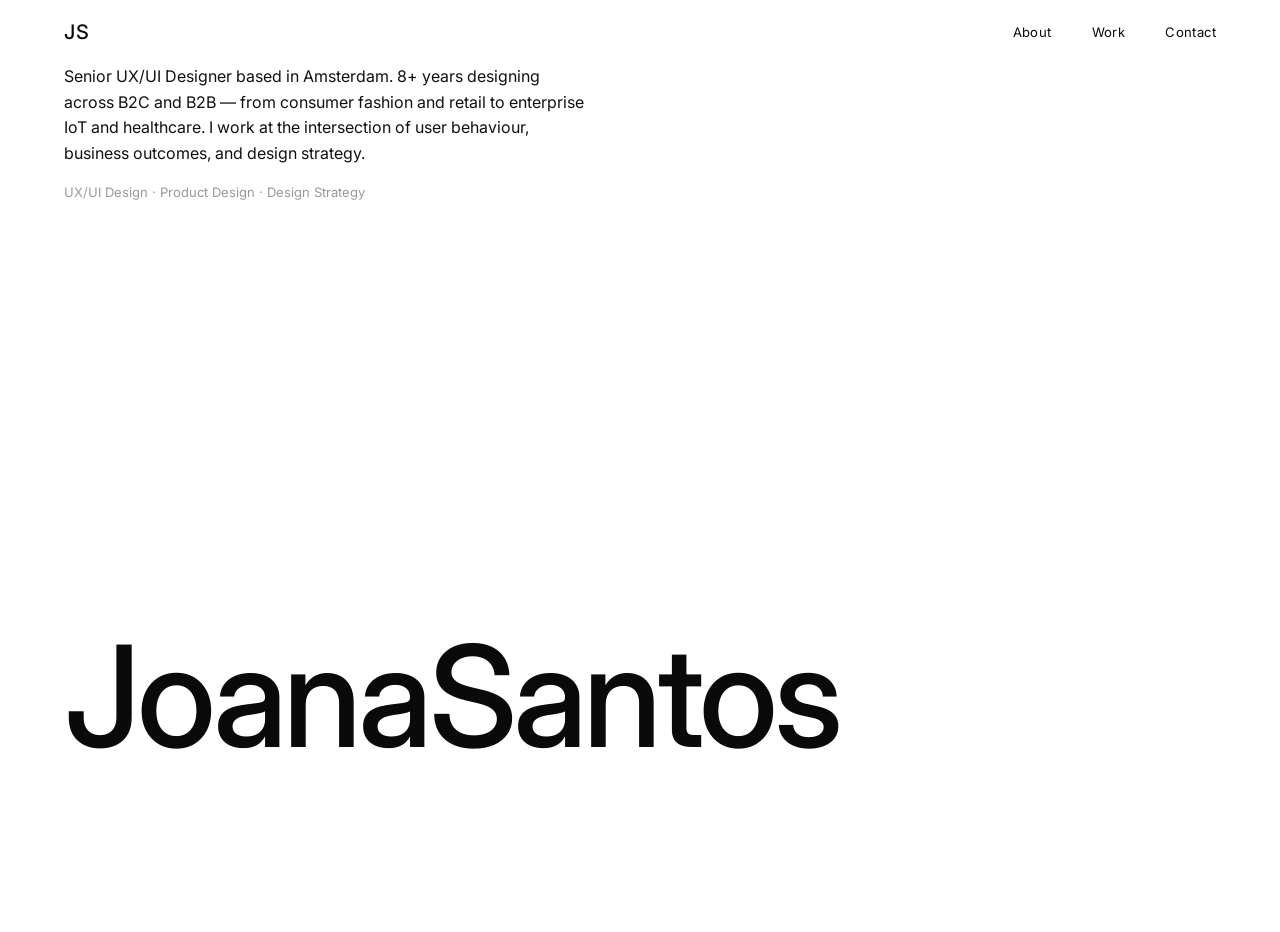
<file: index.html>
<!DOCTYPE html>
<html lang="en">
<head>
  <meta charset="UTF-8" />
  <meta name="viewport" content="width=device-width, initial-scale=1.0" />
  <title>Joana Santos — UX/UI & Product Designer</title>
  <meta name="description" content="Senior UX/UI & Product Designer based in Amsterdam. Specialising in UX design, product design, and design systems." />
  <link rel="preconnect" href="https://fonts.googleapis.com" />
  <link rel="preconnect" href="https://fonts.gstatic.com" crossorigin />
  <link href="https://fonts.googleapis.com/css2?family=Inter:wght@300;400;500;600;700&display=swap" rel="stylesheet" />
  <link rel="stylesheet" href="style.css" />
  <link rel="icon" type="image/png" href="/img/favicon.png" />
</head>
<body>

  <!-- NAV -->
  <nav class="nav" id="nav" role="navigation" aria-label="Main navigation">
    <div class="nav__inner">
      <a href="#" class="nav__logo" aria-label="Joana Santos — home">JS</a>
      <button class="nav__hamburger" id="hamburger" aria-label="Toggle menu" aria-expanded="false" aria-controls="nav-links">
        <span></span>
        <span></span>
      </button>
      <ul class="nav__links" id="nav-links" role="list">
        <li><a href="/about" class="nav__link">About</a></li>
        <li><a href="/work" class="nav__link">Work</a></li>
        <li><a href="/contact" class="nav__link">Contact</a></li>
      </ul>
    </div>
  </nav>

  <!-- Mobile overlay -->
  <div class="nav__overlay" id="nav-overlay" aria-hidden="true"></div>

  <!-- HERO -->
  <section class="hero" id="hero">
    <div class="hero__top">
      <p class="hero__desc">Senior UX/UI Designer based in Amsterdam. 8+ years designing across B2C and B2B — from consumer fashion and retail to enterprise IoT and healthcare. I work at the intersection of user behaviour, business outcomes, and design strategy.</p>
      <p class="hero__roles">UX/UI Design · Product Design · Design Strategy</p>
    </div>
    <h1 class="hero__name">Joana<br>Santos</h1>
  </section>





  <div style="padding: 3rem var(--gutter); max-width: var(--max-w); margin: 0 auto;">
  </div>

  <script src="script.js"></script>
</body>
</html>
</file>
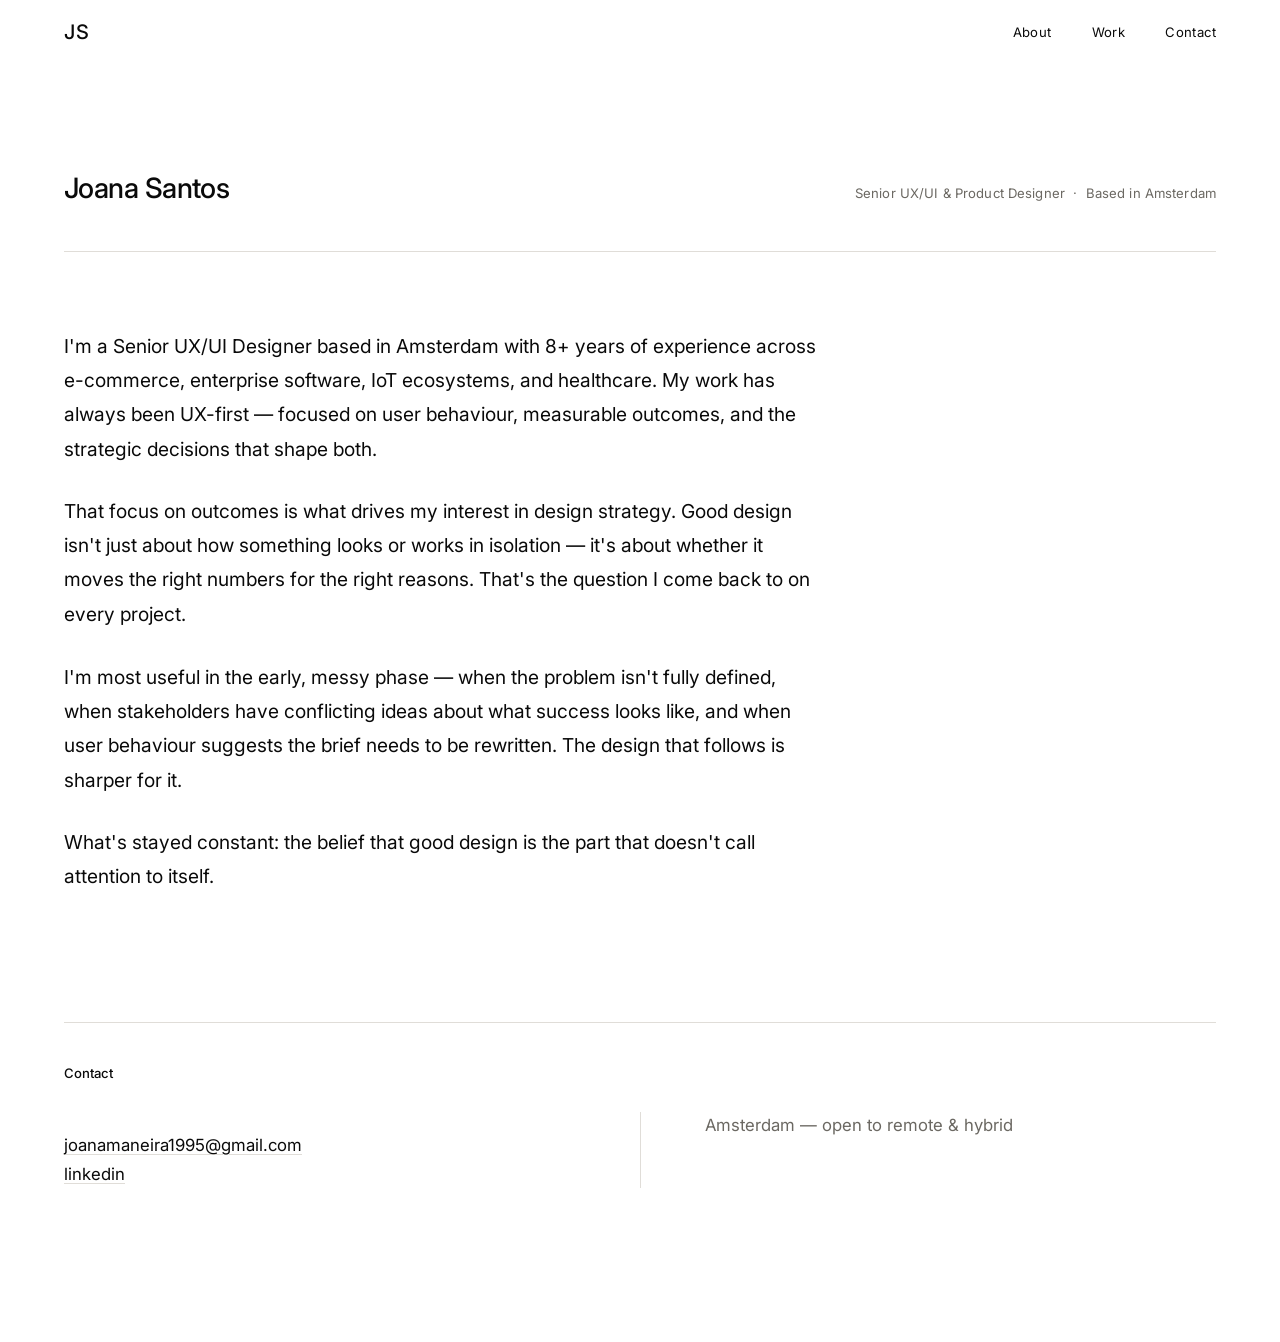
<file: about.html>
<!DOCTYPE html>
<html lang="en">
<head>
  <meta charset="UTF-8" />
  <meta name="viewport" content="width=device-width, initial-scale=1.0" />
  <title>About — Joana Santos</title>
  <meta name="description" content="Senior UX/UI & Product Designer based in Amsterdam. 8+ years across e-commerce, enterprise, IoT, and healthcare." />
  <link rel="preconnect" href="https://fonts.googleapis.com" />
  <link rel="preconnect" href="https://fonts.gstatic.com" crossorigin />
  <link href="https://fonts.googleapis.com/css2?family=Inter:wght@300;400;500;600;700&display=swap" rel="stylesheet" />
  <link rel="stylesheet" href="style.css" />
  <link rel="icon" type="image/png" href="/img/favicon.png" />

  <style>
    /* ── About page layout ── */

    .about-page {
      padding-top: calc(var(--nav-h) + clamp(4rem, 8vw, 7rem));
      padding-bottom: clamp(6rem, 12vw, 10rem);
    }

    .about-header {
      display: flex;
      align-items: baseline;
      justify-content: space-between;
      gap: 1rem;
      padding-bottom: 2.5rem;
      border-bottom: 1px solid var(--border);
      margin-bottom: clamp(3rem, 6vw, 5rem);
    }

    .about-header__name {
      font-size: clamp(1.3rem, 2.5vw, 1.75rem);
      font-weight: 500;
      letter-spacing: -0.02em;
      color: var(--text);
    }

    .about-header__meta {
      font-size: 0.82rem;
      color: var(--muted);
      letter-spacing: 0.01em;
    }

    /* Bio */
    .about-bio {
      max-width: 760px;
      margin-bottom: clamp(5rem, 10vw, 8rem);
    }

    .about-bio p {
      font-size: clamp(1rem, 1.6vw, 1.2rem);
      font-weight: 400;
      line-height: 1.78;
      color: var(--text);
      margin-bottom: 1.5em;
    }

    .about-bio p:last-child { margin-bottom: 0; }

    /* Contact */
    .about-contact {
      border-top: 1px solid var(--border);
      padding-top: 2.5rem;
    }

    .about-contact__label {
      font-size: 0.82rem;
      font-weight: 500;
      color: var(--text);
      margin-bottom: 1.75rem;
    }

    .about-contact__grid {
      display: grid;
      grid-template-columns: 1fr 1fr;
    }

    .about-contact__col {
      padding-right: 4rem;
    }

    .about-contact__col + .about-contact__col {
      padding-right: 0;
      padding-left: 4rem;
      border-left: 1px solid var(--border);
    }

    .contact-item {
      font-size: clamp(0.9rem, 1.4vw, 1.05rem);
      color: var(--muted);
      margin-bottom: 0.3rem;
    }

    .contact-item a {
      color: var(--text);
      text-decoration: underline;
      text-decoration-color: var(--border);
      text-underline-offset: 3px;
      transition: text-decoration-color 0.2s ease;
    }
    .contact-item a:hover { text-decoration-color: var(--text); }

    .contact-location {
      font-size: clamp(0.9rem, 1.4vw, 1.05rem);
      color: var(--muted);
    }

    .contact-socials {
      display: flex;
      flex-direction: column;
      gap: 0.15rem;
      margin-top: 1.25rem;
    }

    .contact-social {
      font-size: clamp(0.9rem, 1.4vw, 1.05rem);
      color: var(--text);
      text-decoration: underline;
      text-decoration-color: var(--border);
      text-underline-offset: 3px;
      width: fit-content;
      transition: text-decoration-color 0.2s ease;
    }
    .contact-social:hover { text-decoration-color: var(--text); }

    /* Responsive */
    @media (max-width: 680px) {
      .about-header {
        flex-direction: column;
        gap: 0.25rem;
      }

      .about-contact__grid {
        grid-template-columns: 1fr;
        gap: 2.5rem;
      }

      .about-contact__col + .about-contact__col {
        padding-left: 0;
        border-left: none;
        border-top: 1px solid var(--border);
        padding-top: 2.5rem;
      }
    }
  </style>
</head>
<body>

  <!-- NAV -->
  <nav class="nav" id="nav" role="navigation" aria-label="Main navigation">
    <div class="nav__inner">
      <a href="/" class="nav__logo" aria-label="Joana Santos — home">JS</a>
      <button class="nav__hamburger" id="hamburger" aria-label="Toggle menu" aria-expanded="false" aria-controls="nav-links">
        <span></span>
        <span></span>
      </button>
      <ul class="nav__links" id="nav-links" role="list">
        <li><a href="/about" class="nav__link">About</a></li>
        <li><a href="/work" class="nav__link">Work</a></li>
        <li><a href="/contact" class="nav__link">Contact</a></li>
      </ul>
    </div>
  </nav>

  <!-- Mobile overlay -->
  <div class="nav__overlay" id="nav-overlay" aria-hidden="true"></div>

  <!-- ABOUT -->
  <main>
    <div class="about-page">
      <div class="section-inner">

        <!-- Name / role -->
        <div class="about-header fade-in">
          <h1 class="about-header__name">Joana Santos</h1>
          <p class="about-header__meta">Senior UX/UI &amp; Product Designer &nbsp;·&nbsp; Based in Amsterdam</p>
        </div>

        <!-- Bio -->
        <div class="about-bio">
          <p class="fade-in">
            I'm a Senior UX/UI Designer based in Amsterdam with 8+ years of experience across e-commerce,
            enterprise software, IoT ecosystems, and healthcare. My work has always been UX-first — focused
            on user behaviour, measurable outcomes, and the strategic decisions that shape both.
          </p>

          <p class="fade-in">
            That focus on outcomes is what drives my interest in design strategy. Good design isn't just
            about how something looks or works in isolation — it's about whether it moves the right numbers
            for the right reasons. That's the question I come back to on every project.
          </p>

          <p class="fade-in">
            I'm most useful in the early, messy phase — when the problem isn't fully defined, when
            stakeholders have conflicting ideas about what success looks like, and when user behaviour
            suggests the brief needs to be rewritten. The design that follows is sharper for it.
          </p>

          <p class="fade-in">
            What's stayed constant: the belief that good design is the part that doesn't call attention
            to itself.
          </p>
        </div>

        <!-- Contact -->
        <div class="about-contact fade-in">
          <p class="about-contact__label">Contact</p>

          <div class="about-contact__grid">

            <div class="about-contact__col">
              <div class="contact-socials">
                <a href="mailto:joanamaneira1995@gmail.com" class="contact-social">joanamaneira1995@gmail.com</a>
                <a href="https://www.linkedin.com/in/joana-maneira-santos/" class="contact-social" target="_blank" rel="noopener noreferrer">linkedin</a>
              </div>
            </div>

            <div class="about-contact__col">
              <p class="contact-location">Amsterdam &mdash; open to remote &amp; hybrid</p>
            </div>

          </div>
        </div>

      </div>
    </div>
  </main>

  <script src="script.js"></script>
</body>
</html>
</file>
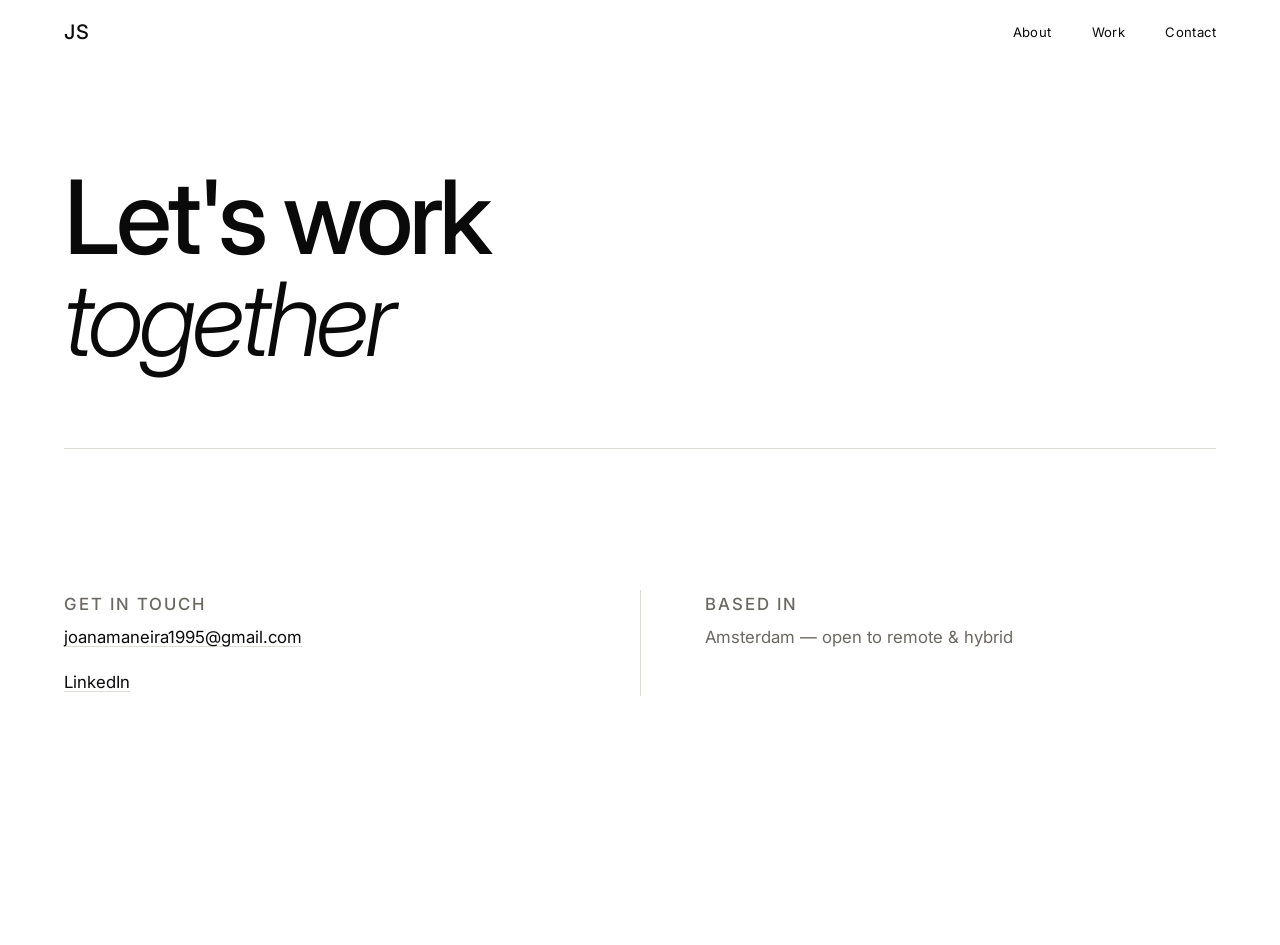
<file: contact.html>
<!DOCTYPE html>
<html lang="en">
<head>
  <meta charset="UTF-8" />
  <meta name="viewport" content="width=device-width, initial-scale=1.0" />
  <title>Contact — Joana Santos</title>
  <meta name="description" content="Get in touch with Joana Santos — Senior UX/UI & Product Designer based in Amsterdam." />
  <link rel="preconnect" href="https://fonts.googleapis.com" />
  <link rel="preconnect" href="https://fonts.gstatic.com" crossorigin />
  <link href="https://fonts.googleapis.com/css2?family=Inter:wght@300;400;500;600;700&display=swap" rel="stylesheet" />
  <link rel="stylesheet" href="style.css" />
  <link rel="icon" type="image/png" href="/img/favicon.png" />

  <style>
    .contact-page {
      padding-top: calc(var(--nav-h) + clamp(4rem, 8vw, 7rem));
      padding-bottom: clamp(6rem, 12vw, 10rem);
    }

    .contact-heading {
      font-size: clamp(3rem, 8vw, 7rem);
      font-weight: 500;
      letter-spacing: -0.04em;
      line-height: 1.0;
      color: var(--text);
      margin-bottom: clamp(3rem, 6vw, 5rem);
      padding-bottom: clamp(3rem, 6vw, 5rem);
      border-bottom: 1px solid var(--border);
    }

    .contact-heading em {
      font-style: italic;
      font-weight: 300;
    }

    .contact-grid {
      display: grid;
      grid-template-columns: 1fr 1fr;
      padding-top: clamp(2.5rem, 5vw, 4rem);
    }

    .contact-col {
      padding-right: 4rem;
    }

    .contact-col + .contact-col {
      padding-right: 0;
      padding-left: 4rem;
      border-left: 1px solid var(--border);
    }

    .contact-col__label {
      font-size: 0.675rem;
      font-weight: 500;
      letter-spacing: 0.12em;
      text-transform: uppercase;
      color: var(--muted);
      margin-bottom: 1.25rem;
    }

    .contact-col p {
      font-size: clamp(0.95rem, 1.4vw, 1.05rem);
      line-height: 1.75;
      color: var(--muted);
      margin-bottom: 0.25rem;
    }

    .contact-col a {
      color: var(--text);
      text-decoration: underline;
      text-decoration-color: var(--border);
      text-underline-offset: 3px;
      transition: text-decoration-color 0.2s ease;
    }

    .contact-col a:hover {
      text-decoration-color: var(--text);
    }

    .contact-col__links {
      display: flex;
      flex-direction: column;
      gap: 0.15rem;
      margin-top: 1rem;
    }

    .contact-col__links a {
      font-size: clamp(0.95rem, 1.4vw, 1.05rem);
      color: var(--text);
      width: fit-content;
    }

    @media (max-width: 680px) {
      .contact-grid {
        grid-template-columns: 1fr;
        gap: 2.5rem;
      }

      .contact-col + .contact-col {
        padding-left: 0;
        border-left: none;
        border-top: 1px solid var(--border);
        padding-top: 2.5rem;
      }
    }
  </style>
</head>
<body>

  <!-- NAV -->
  <nav class="nav" id="nav" role="navigation" aria-label="Main navigation">
    <div class="nav__inner">
      <a href="/" class="nav__logo" aria-label="Joana Santos — home">JS</a>
      <button class="nav__hamburger" id="hamburger" aria-label="Toggle menu" aria-expanded="false" aria-controls="nav-links">
        <span></span>
        <span></span>
      </button>
      <ul class="nav__links" id="nav-links" role="list">
        <li><a href="/about" class="nav__link">About</a></li>
        <li><a href="/work" class="nav__link">Work</a></li>
        <li><a href="/contact" class="nav__link nav__link--active">Contact</a></li>
      </ul>
    </div>
  </nav>

  <!-- Mobile overlay -->
  <div class="nav__overlay" id="nav-overlay" aria-hidden="true"></div>

  <main>
    <div class="contact-page">
      <div class="section-inner">

        <h1 class="contact-heading fade-in">
          Let's work<br><em>together</em>
        </h1>

        <div class="contact-grid fade-in">

          <div class="contact-col">
            <p class="contact-col__label">Get in touch</p>
            <p><a href="mailto:joanamaneira1995@gmail.com">joanamaneira1995@gmail.com</a></p>
            <div class="contact-col__links">
              <a href="https://www.linkedin.com/in/joana-maneira-santos/" target="_blank" rel="noopener noreferrer">LinkedIn</a>
            </div>
          </div>

          <div class="contact-col">
            <p class="contact-col__label">Based in</p>
            <p>Amsterdam — open to remote &amp; hybrid</p>
          </div>

        </div>

      </div>
    </div>
  </main>

  <div style="padding: 3rem var(--gutter) 3rem; max-width: var(--max-w); margin: 0 auto;">
  </div>

  <script src="script.js"></script>
</body>
</html>
</file>
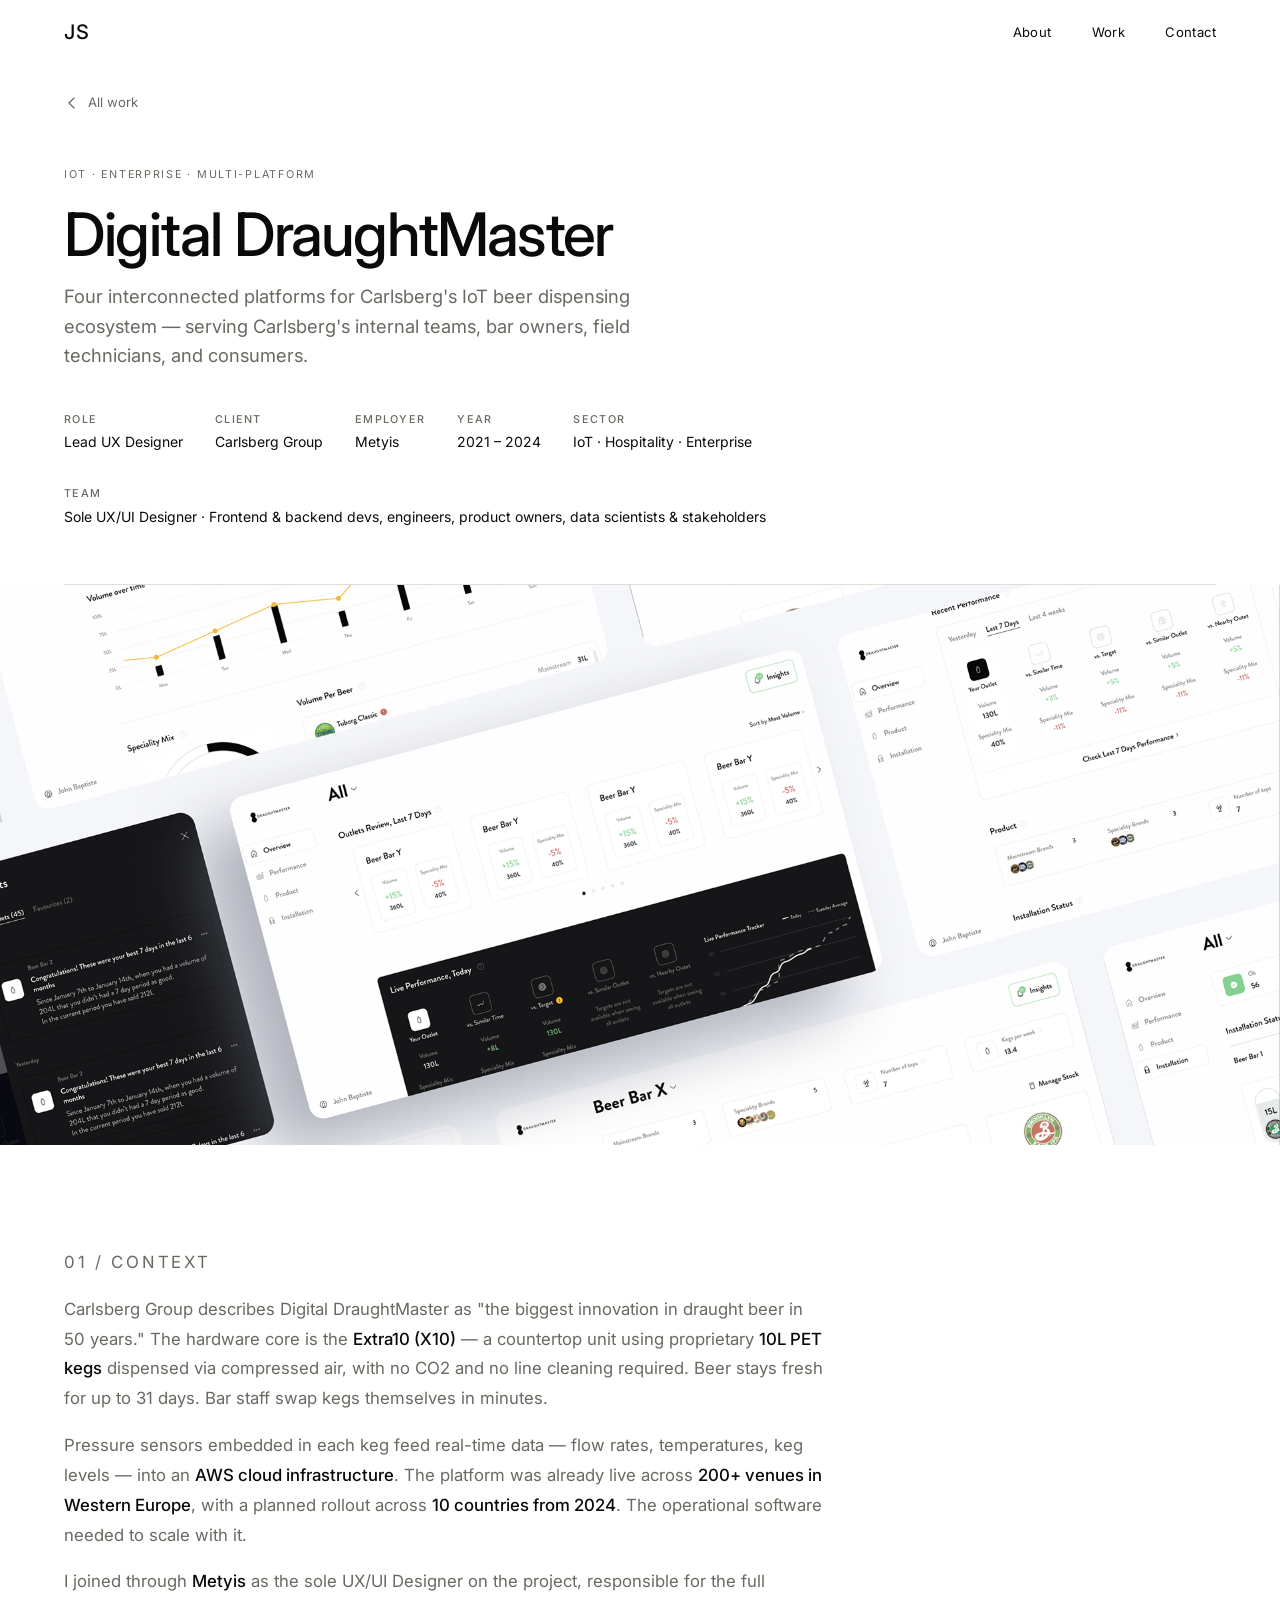
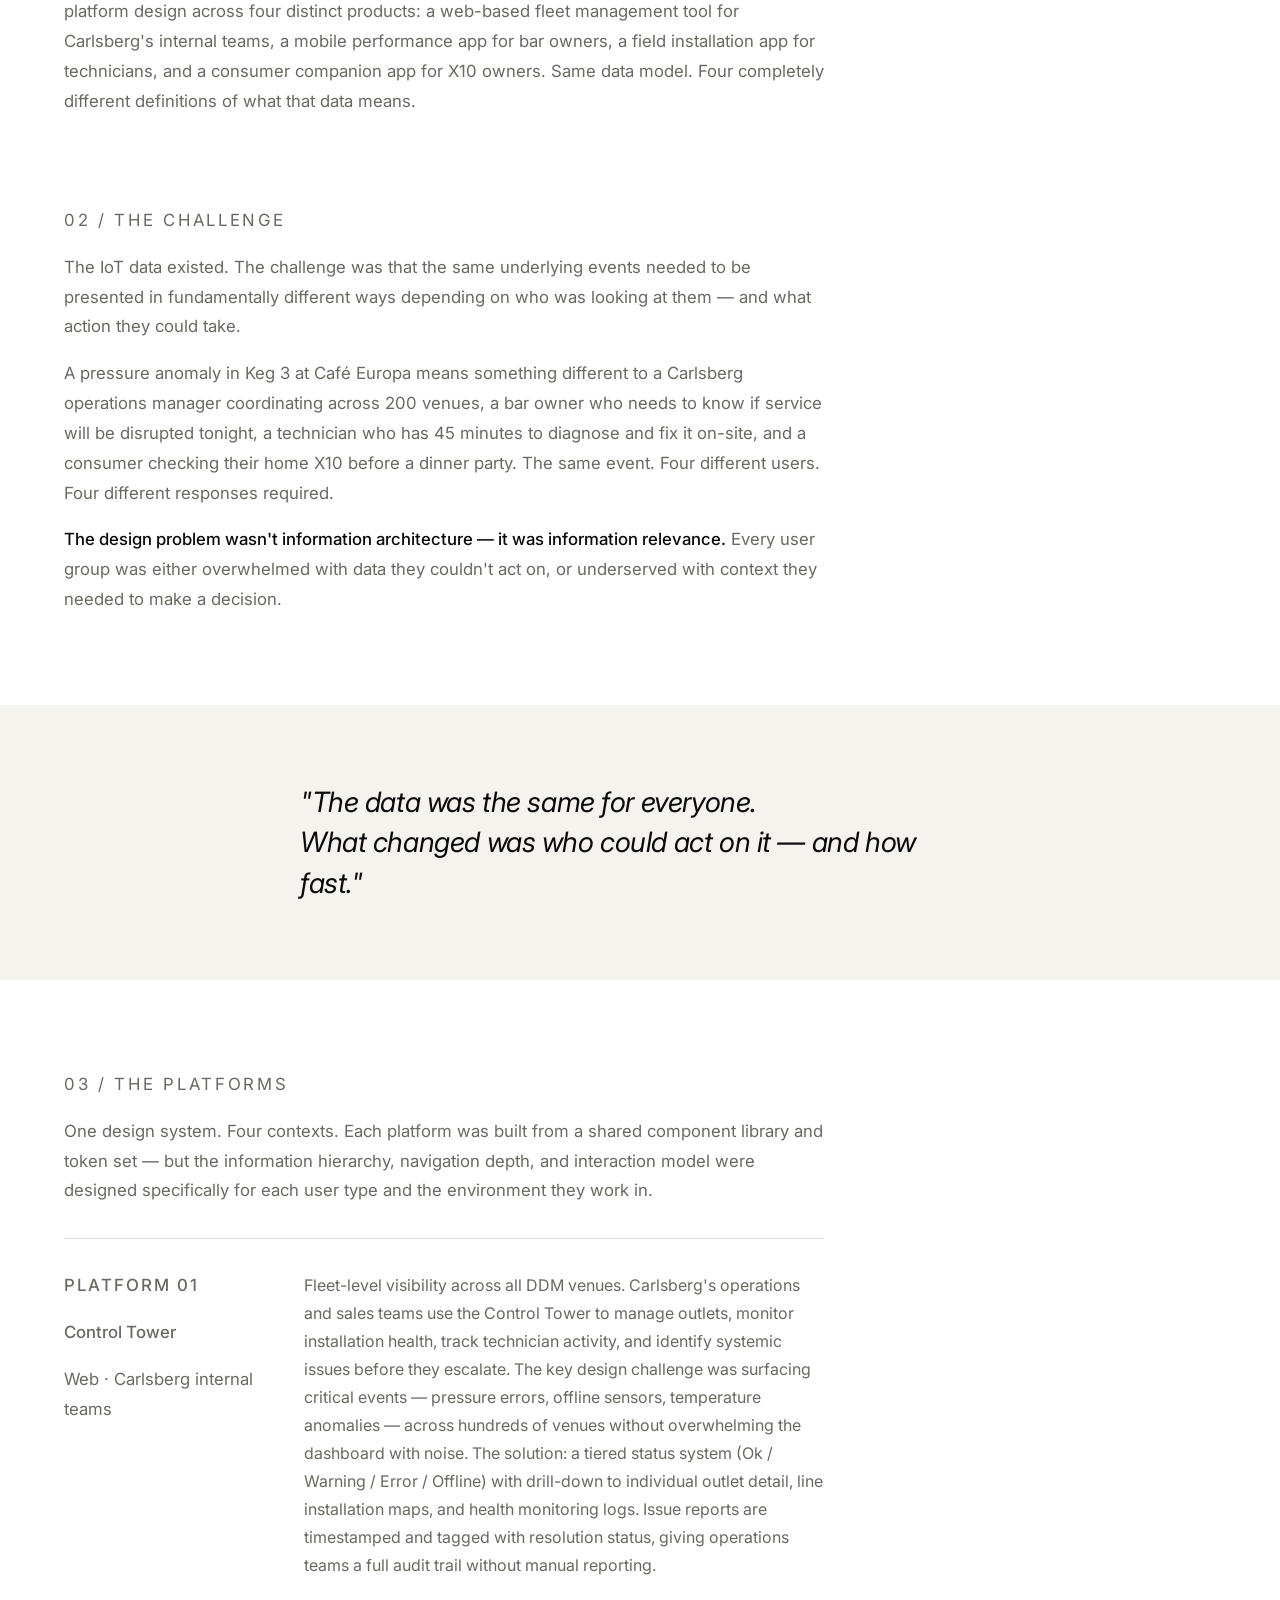
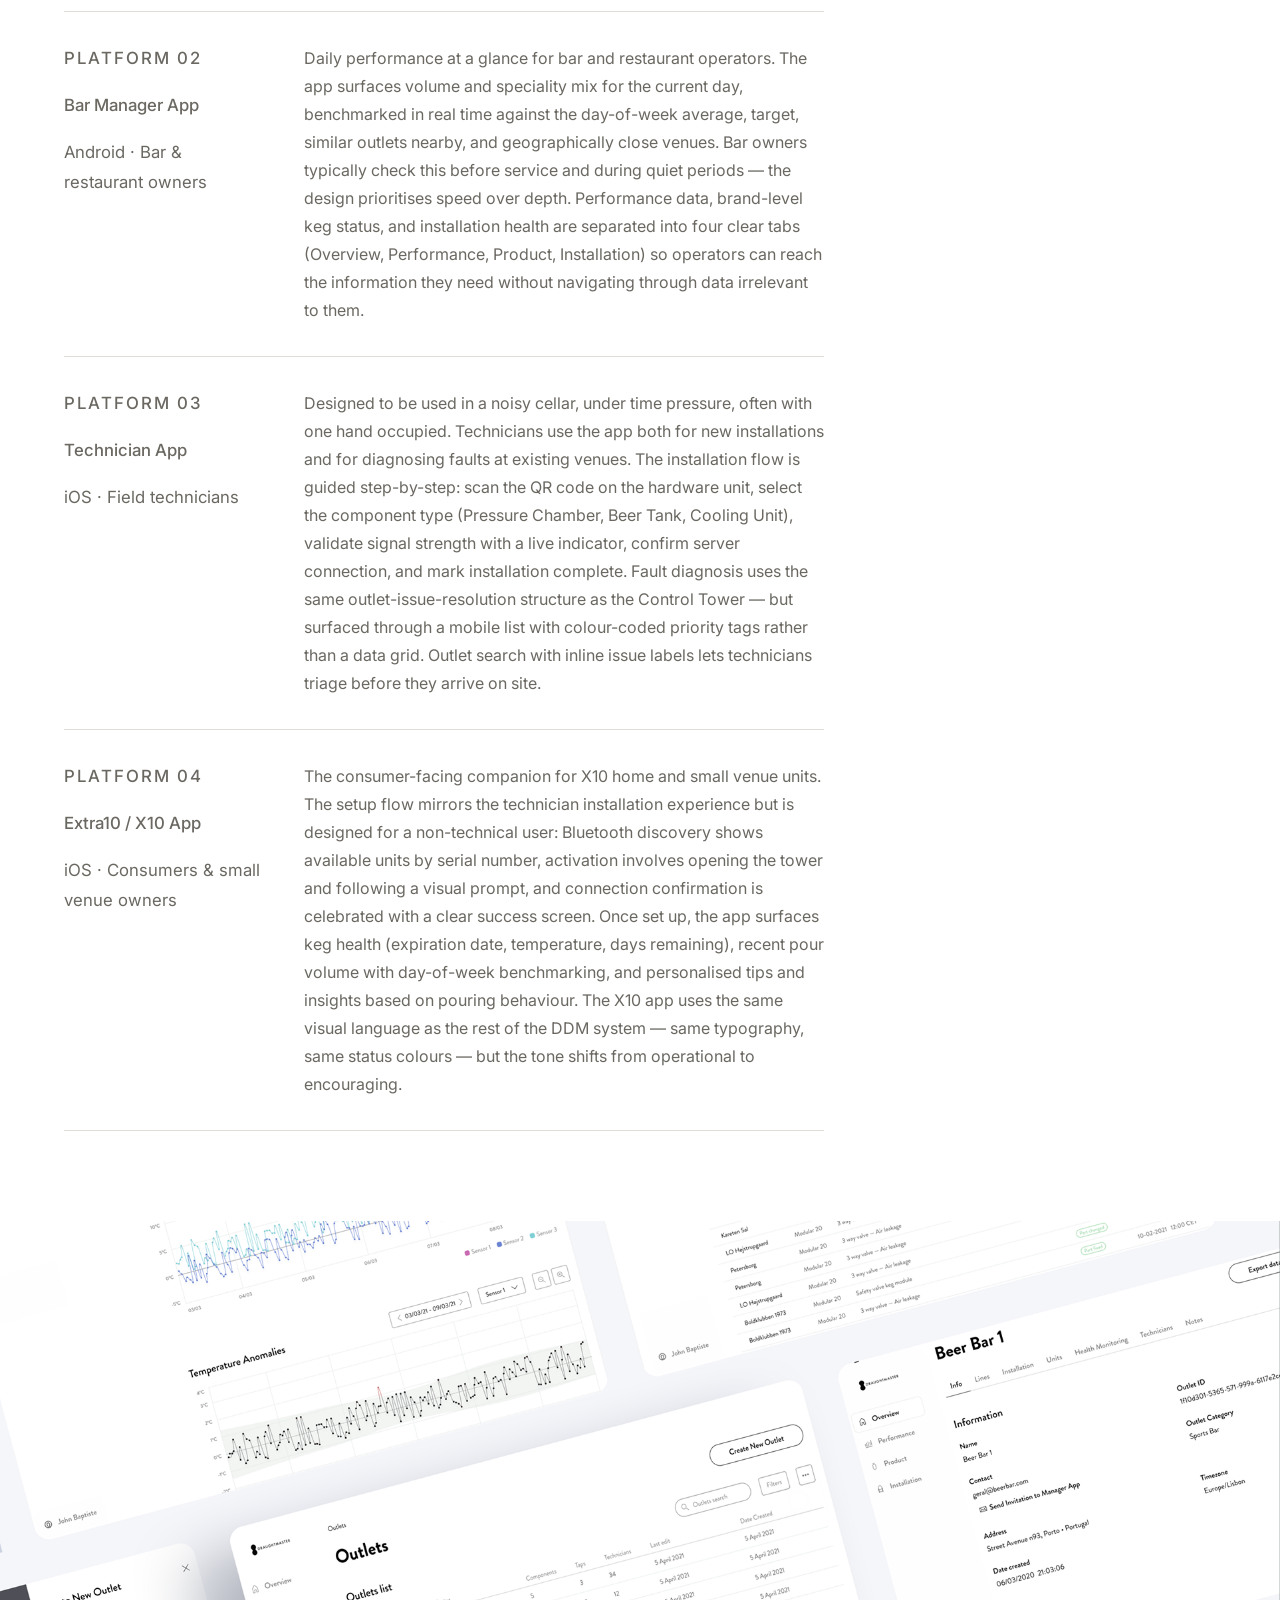
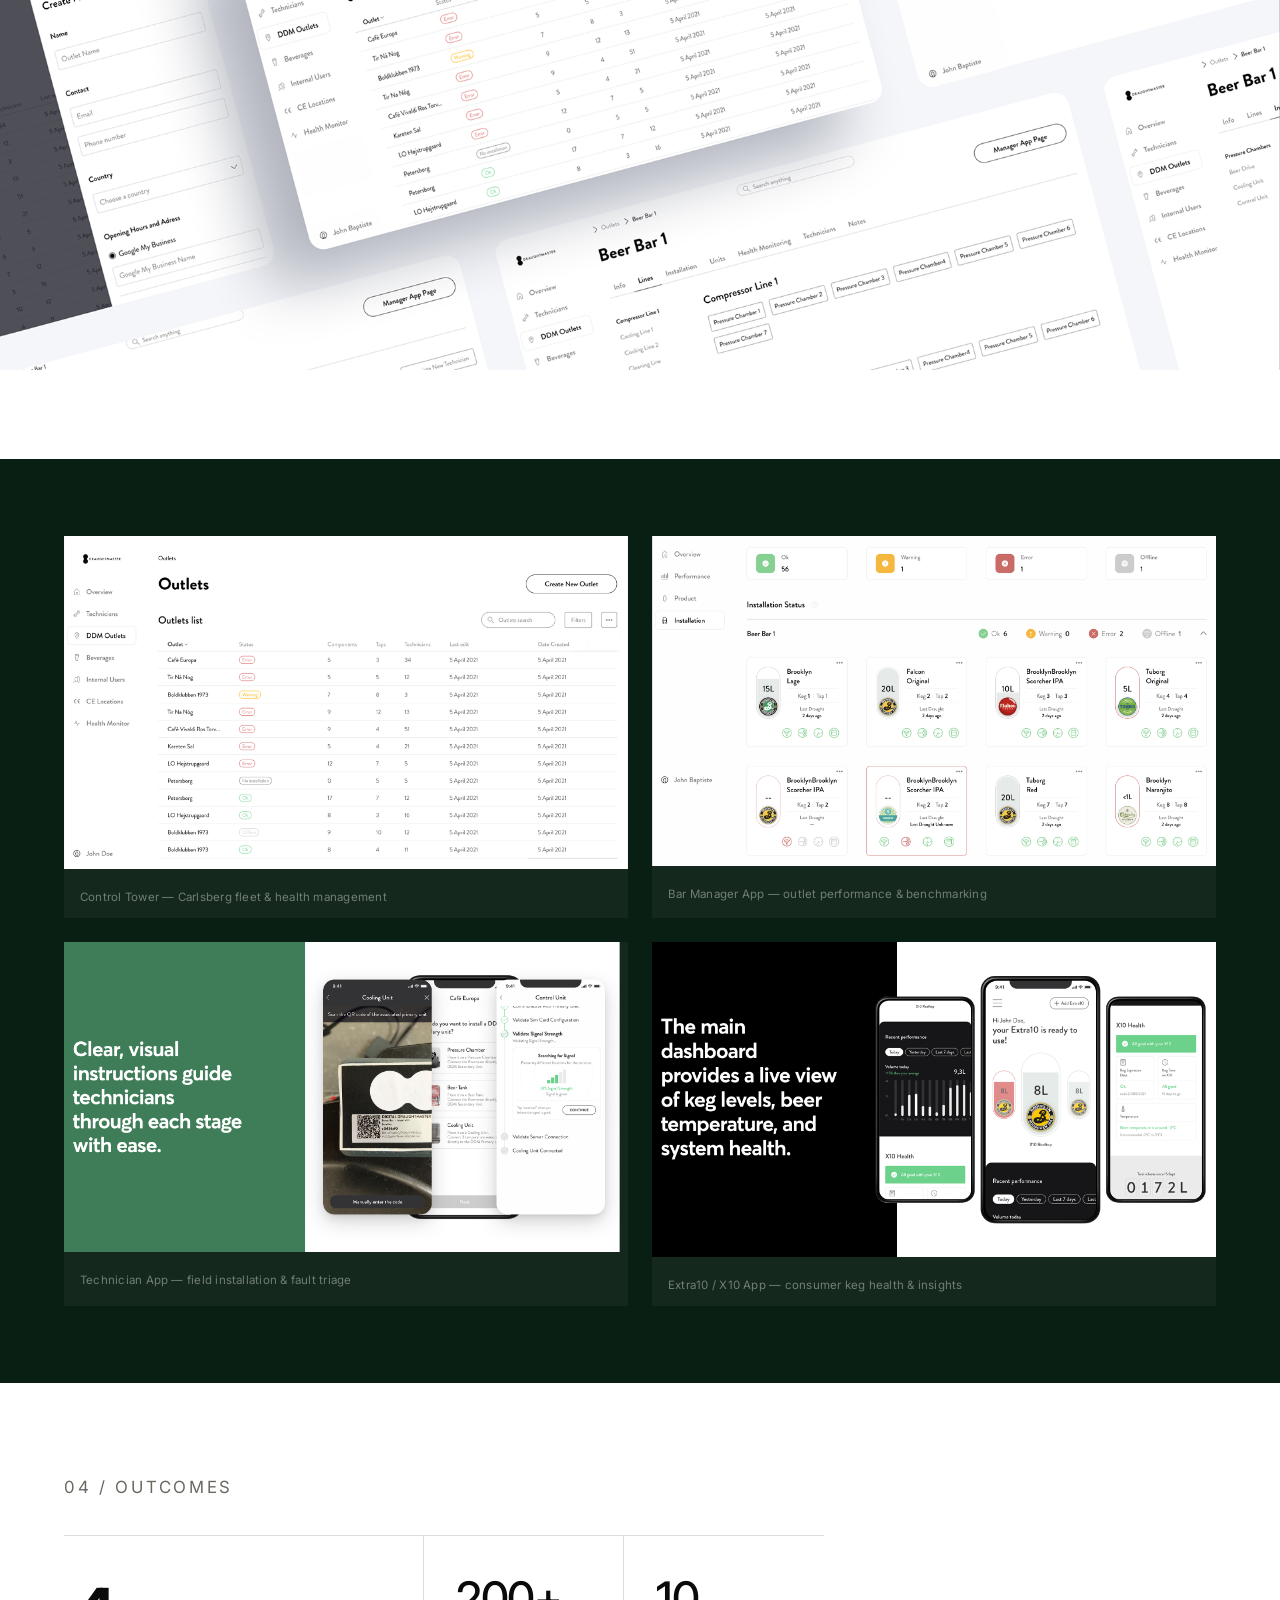
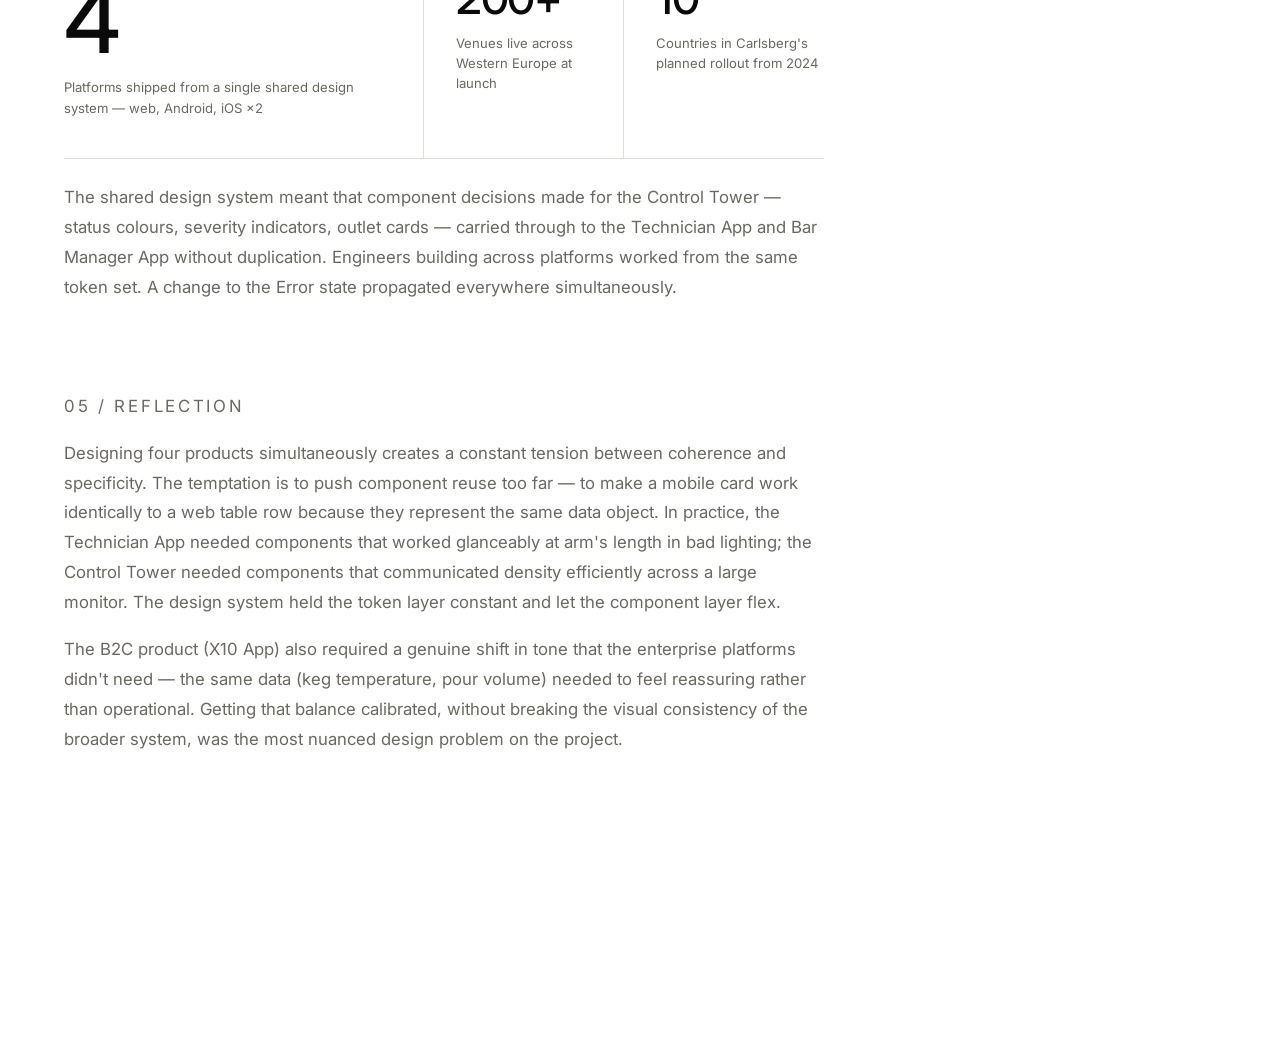
<file: draughtmaster.html>
<!DOCTYPE html>
<html lang="en">
<head>
  <meta charset="UTF-8" />
  <meta name="viewport" content="width=device-width, initial-scale=1.0" />
  <title>Digital DraughtMaster — Joana Santos</title>
  <meta name="description" content="Four interconnected platforms for Carlsberg's IoT beer dispensing ecosystem — Control Tower, Bar Manager App, Technician App, and X10 Consumer App." />
  <link rel="preconnect" href="https://fonts.googleapis.com" />
  <link rel="preconnect" href="https://fonts.gstatic.com" crossorigin />
  <link href="https://fonts.googleapis.com/css2?family=Inter:wght@300;400;500;600;700&display=swap" rel="stylesheet" />
  <link rel="stylesheet" href="style.css" />
  <link rel="icon" type="image/png" href="/img/favicon.png" />

  <style>
    .cs-page { padding-top: var(--nav-h); }

    .cs-back {
      display: inline-flex;
      align-items: center;
      gap: 0.5rem;
      font-size: 0.82rem;
      color: var(--muted);
      padding: 1.75rem 0 0;
      transition: color 0.2s ease;
    }
    .cs-back:hover { color: var(--text); }
    .cs-back svg { transition: transform 0.2s ease; }
    .cs-back:hover svg { transform: translateX(-3px); }

    .cs-header {
      padding: 3rem 0 3.5rem;
      border-bottom: 1px solid var(--border);
    }

    .cs-category {
      display: block;
      font-size: 0.675rem;
      font-weight: 400;
      letter-spacing: 0.16em;
      text-transform: uppercase;
      color: var(--muted);
      margin-bottom: 1.25rem;
    }

    .cs-title {
      font-size: clamp(2.2rem, 5vw, 3.75rem);
      font-weight: 500;
      line-height: 1.05;
      letter-spacing: -0.03em;
      color: var(--text);
      margin-bottom: 1rem;
    }

    .cs-tagline {
      font-size: clamp(1rem, 1.6vw, 1.15rem);
      color: var(--muted);
      line-height: 1.6;
      max-width: 640px;
      margin-bottom: 2.5rem;
    }

    .cs-meta { display: flex; flex-wrap: wrap; gap: 2rem; }
    .cs-meta-label {
      font-size: 0.675rem;
      font-weight: 500;
      letter-spacing: 0.12em;
      text-transform: uppercase;
      color: var(--muted);
      margin-bottom: 0.2rem;
    }
    .cs-meta-value { font-size: 0.875rem; color: var(--text); }

    .cs-body { max-width: 760px; }

    .cs-section { margin-bottom: clamp(3.5rem, 7vw, 6rem); }

    .cs-section-label {
      font-size: 0.675rem;
      font-weight: 400;
      letter-spacing: 0.16em;
      text-transform: uppercase;
      color: var(--muted);
      margin-bottom: 1.25rem;
    }

    .cs-section p {
      font-size: clamp(0.95rem, 1.4vw, 1.05rem);
      line-height: 1.78;
      color: var(--muted);
      margin-bottom: 1em;
    }
    .cs-section p:last-child { margin-bottom: 0; }
    .cs-section p strong { color: var(--text); font-weight: 500; }

    .cs-insight {
      background: var(--bg-alt);
      padding: clamp(3rem, 6vw, 5rem) var(--gutter);
      margin: clamp(3.5rem, 7vw, 6rem) calc(-1 * var(--gutter));
    }
    .cs-insight blockquote { max-width: 680px; margin: 0 auto; }
    .cs-insight p {
      font-size: clamp(1.25rem, 2.5vw, 1.75rem);
      font-weight: 400;
      line-height: 1.45;
      letter-spacing: -0.015em;
      color: var(--text);
      font-style: italic;
    }

    /* Platform blocks */
    .cs-platforms { margin-top: 2rem; }
    .cs-platform {
      padding: 2rem 0;
      border-top: 1px solid var(--border);
      display: grid;
      grid-template-columns: 200px 1fr;
      gap: 2.5rem;
      align-items: start;
    }
    .cs-platform:last-child { border-bottom: 1px solid var(--border); }
    .cs-platform__meta {}
    .cs-platform__label {
      font-size: 0.675rem;
      font-weight: 500;
      letter-spacing: 0.12em;
      text-transform: uppercase;
      color: var(--muted);
      margin-bottom: 0.4rem;
    }
    .cs-platform__name {
      font-size: 0.95rem;
      font-weight: 500;
      color: var(--text);
      margin-bottom: 0.25rem;
    }
    .cs-platform__users {
      font-size: 0.8rem;
      color: var(--muted);
      line-height: 1.5;
    }
    .cs-platform__body p {
      font-size: clamp(0.9rem, 1.3vw, 1rem);
      line-height: 1.75;
      color: var(--muted);
      margin-bottom: 0;
    }

    /* Next project */
    .cs-next {
      border-top: 1px solid var(--border);
      padding: 3rem 0;
      display: flex;
      align-items: center;
      justify-content: space-between;
      gap: 2rem;
      margin-top: clamp(4rem, 8vw, 7rem);
      text-decoration: none;
      transition: opacity 0.2s ease;
    }
    .cs-next:hover { opacity: 0.65; }
    .cs-next__label { font-size: 0.675rem; font-weight: 400; letter-spacing: 0.16em; text-transform: uppercase; color: var(--muted); margin-bottom: 0.4rem; }
    .cs-next__title { font-size: clamp(1.1rem, 2vw, 1.35rem); font-weight: 500; letter-spacing: -0.01em; color: var(--text); }
    .cs-next__arrow { flex-shrink: 0; color: var(--muted); }

    @media (max-width: 900px) {
      .cs-meta { gap: 1.25rem; flex-wrap: wrap; }
    }
    @media (max-width: 680px) {
      .cs-meta { gap: 1rem; }
      .cs-header { padding: 1.5rem 0 2rem; }
      .cs-platform { grid-template-columns: 1fr; gap: 0.75rem; }
      .cs-next { flex-wrap: wrap; }
      .cs-next__arrow { display: none; }
    }
  </style>
</head>
<body>

  <!-- NAV -->
  <nav class="nav" id="nav" role="navigation" aria-label="Main navigation">
    <div class="nav__inner">
      <a href="/" class="nav__logo" aria-label="Joana Santos — home">JS</a>
      <button class="nav__hamburger" id="hamburger" aria-label="Toggle menu" aria-expanded="false" aria-controls="nav-links">
        <span></span>
        <span></span>
      </button>
      <ul class="nav__links" id="nav-links" role="list">
        <li><a href="/about"         class="nav__link">About</a></li>
        <li><a href="/work"          class="nav__link">Work</a></li>
        <li><a href="/contact" class="nav__link">Contact</a></li>
      </ul>
    </div>
  </nav>
  <div class="nav__overlay" id="nav-overlay" aria-hidden="true"></div>

  <main>
    <div class="cs-page">
      <div class="section-inner">

        <a href="/work" class="cs-back fade-in">
          <svg width="16" height="16" viewBox="0 0 16 16" fill="none" aria-hidden="true">
            <path d="M10 3L5 8L10 13" stroke="currentColor" stroke-width="1.25" stroke-linecap="round" stroke-linejoin="round"/>
          </svg>
          All work
        </a>

        <header class="cs-header fade-in">
          <span class="cs-category">IoT · Enterprise · Multi-platform</span>
          <h1 class="cs-title">Digital DraughtMaster</h1>
          <p class="cs-tagline">
            Four interconnected platforms for Carlsberg's IoT beer dispensing ecosystem — serving Carlsberg's internal teams, bar owners, field technicians, and consumers.
          </p>
          <div class="cs-meta">
            <div class="cs-meta-item">
              <p class="cs-meta-label">Role</p>
              <p class="cs-meta-value">Lead UX Designer</p>
            </div>
            <div class="cs-meta-item">
              <p class="cs-meta-label">Client</p>
              <p class="cs-meta-value">Carlsberg Group</p>
            </div>
            <div class="cs-meta-item">
              <p class="cs-meta-label">Employer</p>
              <p class="cs-meta-value">Metyis</p>
            </div>
            <div class="cs-meta-item">
              <p class="cs-meta-label">Year</p>
              <p class="cs-meta-value">2021 – 2024</p>
            </div>
            <div class="cs-meta-item">
              <p class="cs-meta-label">Sector</p>
              <p class="cs-meta-value">IoT · Hospitality · Enterprise</p>
            </div>
            <div class="cs-meta-item">
              <p class="cs-meta-label">Team</p>
              <p class="cs-meta-value">Sole UX/UI Designer · Frontend &amp; backend devs, engineers, product owners, data scientists &amp; stakeholders</p>
            </div>
          </div>
        </header>

      </div>

      <!-- Hero: export the scattered multi-platform composite overview → img/dm-hero.webp -->
      <figure class="cs-hero-fig fade-in" style="background:#0d2318;">
        <img src="img/dm-hero.webp" alt="Digital DraughtMaster — four-platform overview" loading="lazy" onerror="this.style.display='none'" />
      </figure>

      <div class="section-inner">
        <div class="cs-body">

          <div class="cs-section fade-in">
            <p class="cs-section-label">01 / Context</p>
            <p>
              Carlsberg Group describes Digital DraughtMaster as "the biggest innovation in draught beer
              in 50 years." The hardware core is the <strong>Extra10 (X10)</strong> — a countertop unit
              using proprietary <strong>10L PET kegs</strong> dispensed via compressed air, with no CO2
              and no line cleaning required. Beer stays fresh for up to 31 days. Bar staff swap kegs
              themselves in minutes.
            </p>
            <p>
              Pressure sensors embedded in each keg feed real-time data — flow rates, temperatures,
              keg levels — into an <strong>AWS cloud infrastructure</strong>. The platform was already live
              across <strong>200+ venues in Western Europe</strong>, with a planned rollout across
              <strong>10 countries from 2024</strong>. The operational software needed to scale with it.
            </p>
            <p>
              I joined through <strong>Metyis</strong> as the sole UX/UI Designer on the project, responsible for the full
              platform design across four distinct products: a web-based fleet management tool for
              Carlsberg's internal teams, a mobile performance app for bar owners, a field installation
              app for technicians, and a consumer companion app for X10 owners. Same data model. Four
              completely different definitions of what that data means.
            </p>
          </div>

          <div class="cs-section fade-in">
            <p class="cs-section-label">02 / The Challenge</p>
            <p>
              The IoT data existed. The challenge was that the same underlying events needed to be
              presented in fundamentally different ways depending on who was looking at them — and
              what action they could take.
            </p>
            <p>
              A pressure anomaly in Keg 3 at Café Europa means something different to a Carlsberg
              operations manager coordinating across 200 venues, a bar owner who needs to know if
              service will be disrupted tonight, a technician who has 45 minutes to diagnose and fix
              it on-site, and a consumer checking their home X10 before a dinner party. The same
              event. Four different users. Four different responses required.
            </p>
            <p>
              <strong>The design problem wasn't information architecture — it was information
              relevance.</strong> Every user group was either overwhelmed with data they couldn't
              act on, or underserved with context they needed to make a decision.
            </p>
          </div>

        </div>
      </div>

      <div class="cs-insight fade-in">
        <div class="section-inner">
          <blockquote>
            <p>"The data was the same for everyone.<br>What changed was who could act on it — and how fast."</p>
          </blockquote>
        </div>
      </div>

      <div class="section-inner">
        <div class="cs-body">

          <div class="cs-section fade-in">
            <p class="cs-section-label">03 / The Platforms</p>
            <p>
              One design system. Four contexts. Each platform was built from a shared component library
              and token set — but the information hierarchy, navigation depth, and interaction model
              were designed specifically for each user type and the environment they work in.
            </p>

            <div class="cs-platforms">

              <div class="cs-platform">
                <div class="cs-platform__meta">
                  <p class="cs-platform__label">Platform 01</p>
                  <p class="cs-platform__name">Control Tower</p>
                  <p class="cs-platform__users">Web · Carlsberg internal teams</p>
                </div>
                <div class="cs-platform__body">
                  <p>Fleet-level visibility across all DDM venues. Carlsberg's operations and sales teams use the Control Tower to manage outlets, monitor installation health, track technician activity, and identify systemic issues before they escalate. The key design challenge was surfacing critical events — pressure errors, offline sensors, temperature anomalies — across hundreds of venues without overwhelming the dashboard with noise. The solution: a tiered status system (Ok / Warning / Error / Offline) with drill-down to individual outlet detail, line installation maps, and health monitoring logs. Issue reports are timestamped and tagged with resolution status, giving operations teams a full audit trail without manual reporting.</p>
                </div>
              </div>

              <div class="cs-platform">
                <div class="cs-platform__meta">
                  <p class="cs-platform__label">Platform 02</p>
                  <p class="cs-platform__name">Bar Manager App</p>
                  <p class="cs-platform__users">Android · Bar &amp; restaurant owners</p>
                </div>
                <div class="cs-platform__body">
                  <p>Daily performance at a glance for bar and restaurant operators. The app surfaces volume and speciality mix for the current day, benchmarked in real time against the day-of-week average, target, similar outlets nearby, and geographically close venues. Bar owners typically check this before service and during quiet periods — the design prioritises speed over depth. Performance data, brand-level keg status, and installation health are separated into four clear tabs (Overview, Performance, Product, Installation) so operators can reach the information they need without navigating through data irrelevant to them.</p>
                </div>
              </div>

              <div class="cs-platform">
                <div class="cs-platform__meta">
                  <p class="cs-platform__label">Platform 03</p>
                  <p class="cs-platform__name">Technician App</p>
                  <p class="cs-platform__users">iOS · Field technicians</p>
                </div>
                <div class="cs-platform__body">
                  <p>Designed to be used in a noisy cellar, under time pressure, often with one hand occupied. Technicians use the app both for new installations and for diagnosing faults at existing venues. The installation flow is guided step-by-step: scan the QR code on the hardware unit, select the component type (Pressure Chamber, Beer Tank, Cooling Unit), validate signal strength with a live indicator, confirm server connection, and mark installation complete. Fault diagnosis uses the same outlet-issue-resolution structure as the Control Tower — but surfaced through a mobile list with colour-coded priority tags rather than a data grid. Outlet search with inline issue labels lets technicians triage before they arrive on site.</p>
                </div>
              </div>

              <div class="cs-platform">
                <div class="cs-platform__meta">
                  <p class="cs-platform__label">Platform 04</p>
                  <p class="cs-platform__name">Extra10 / X10 App</p>
                  <p class="cs-platform__users">iOS · Consumers &amp; small venue owners</p>
                </div>
                <div class="cs-platform__body">
                  <p>The consumer-facing companion for X10 home and small venue units. The setup flow mirrors the technician installation experience but is designed for a non-technical user: Bluetooth discovery shows available units by serial number, activation involves opening the tower and following a visual prompt, and connection confirmation is celebrated with a clear success screen. Once set up, the app surfaces keg health (expiration date, temperature, days remaining), recent pour volume with day-of-week benchmarking, and personalised tips and insights based on pouring behaviour. The X10 app uses the same visual language as the rest of the DDM system — same typography, same status colours — but the tone shifts from operational to encouraging.</p>
                </div>
              </div>

            </div>
          </div>

        </div>
      </div>

      <!-- Full-bleed composite: export the scattered multi-window overview → img/dm-screens.webp -->
      <figure class="cs-vis-full fade-in" style="background:#0a1f14;">
        <img src="img/dm-screens.webp" alt="Digital DraughtMaster — platform screens overview" loading="lazy" onerror="this.style.display='none'" />
      </figure>

      <!-- 4-platform dark strip: 2×2 grid of one representative screen per platform -->
      <!-- dm-screen-1.webp → Control Tower (outlets list or health monitor)         -->
      <!-- dm-screen-2.webp → Bar Manager App (overview or performance screen)       -->
      <!-- dm-screen-3.webp → Technician App (installation or outlet list)           -->
      <!-- dm-screen-4.webp → X10 Consumer App (home or health screen)              -->
      <div class="fade-in" style="background:#0a1f14; padding: clamp(3rem, 6vw, 5rem) var(--gutter); margin: clamp(3.5rem, 7vw, 6rem) 0;">
        <div style="max-width: var(--max-w); margin: 0 auto;">
          <div class="cs-screens-grid" style="display: grid; grid-template-columns: 1fr 1fr; gap: 1.5rem;">

            <figure style="background: rgba(255,255,255,0.04); overflow: hidden;">
              <img src="img/dm-screen-1.webp" alt="Control Tower — fleet management and outlet health" loading="lazy" onerror="this.style.display='none'" style="width:100%; height:auto; display:block; object-fit:cover;" />
              <figcaption class="cs-vis-caption" style="color: rgba(255,255,255,0.4); padding: 0.75rem 1rem;">Control Tower — Carlsberg fleet &amp; health management</figcaption>
            </figure>

            <figure style="background: rgba(255,255,255,0.04); overflow: hidden;">
              <img src="img/dm-screen-2.webp" alt="Bar Manager App — daily performance and speciality mix" loading="lazy" onerror="this.style.display='none'" style="width:100%; height:auto; display:block; object-fit:cover;" />
              <figcaption class="cs-vis-caption" style="color: rgba(255,255,255,0.4); padding: 0.75rem 1rem;">Bar Manager App — outlet performance &amp; benchmarking</figcaption>
            </figure>

            <figure style="background: rgba(255,255,255,0.04); overflow: hidden;">
              <img src="img/dm-screen-3.webp" alt="Technician App — QR installation and fault triage" loading="lazy" onerror="this.style.display='none'" style="width:100%; height:auto; display:block; object-fit:cover;" />
              <figcaption class="cs-vis-caption" style="color: rgba(255,255,255,0.4); padding: 0.75rem 1rem;">Technician App — field installation &amp; fault triage</figcaption>
            </figure>

            <figure style="background: rgba(255,255,255,0.04); overflow: hidden;">
              <img src="img/dm-screen-4.webp" alt="X10 Consumer App — keg health and performance tracking" loading="lazy" onerror="this.style.display='none'" style="width:100%; height:auto; display:block; object-fit:cover;" />
              <figcaption class="cs-vis-caption" style="color: rgba(255,255,255,0.4); padding: 0.75rem 1rem;">Extra10 / X10 App — consumer keg health &amp; insights</figcaption>
            </figure>

          </div>
        </div>
      </div>

      <div class="section-inner">
        <div class="cs-body">

          <div class="cs-section fade-in">
            <p class="cs-section-label">04 / Outcomes</p>
            <div class="cs-stat-strip" style="display: grid; grid-template-columns: 1.8fr 1fr 1fr; margin-top: 2rem; border-top: 1px solid var(--border); border-bottom: 1px solid var(--border);">
              <div style="padding: 2.5rem 2.5rem 2.5rem 0; border-right: 1px solid var(--border);">
                <p style="font-size: clamp(3.5rem, 7vw, 6rem); font-weight: 500; letter-spacing: -0.04em; line-height: 1; margin-bottom: 0.75rem; color: var(--text);">4</p>
                <p style="font-size: 0.82rem; line-height: 1.55; color: var(--muted);">Platforms shipped from a single shared design system — web, Android, iOS ×2</p>
              </div>
              <div style="padding: 2.5rem 2rem; border-right: 1px solid var(--border);">
                <p style="font-size: clamp(2rem, 3.5vw, 3rem); font-weight: 500; letter-spacing: -0.03em; line-height: 1; margin-bottom: 0.75rem; color: var(--text);">200+</p>
                <p style="font-size: 0.82rem; line-height: 1.55; color: var(--muted);">Venues live across Western Europe at launch</p>
              </div>
              <div style="padding: 2.5rem 0 2.5rem 2rem;">
                <p style="font-size: clamp(2rem, 3.5vw, 3rem); font-weight: 500; letter-spacing: -0.03em; line-height: 1; margin-bottom: 0.75rem; color: var(--text);">10</p>
                <p style="font-size: 0.82rem; line-height: 1.55; color: var(--muted);">Countries in Carlsberg's planned rollout from 2024</p>
              </div>
            </div>
            <p style="margin-top: 1.5rem;">
              The shared design system meant that component decisions made for the Control Tower — status
              colours, severity indicators, outlet cards — carried through to the Technician App and Bar
              Manager App without duplication. Engineers building across platforms worked from the same
              token set. A change to the Error state propagated everywhere simultaneously.
            </p>
          </div>

          <div class="cs-section fade-in">
            <p class="cs-section-label">05 / Reflection</p>
            <p>
              Designing four products simultaneously creates a constant tension between coherence and
              specificity. The temptation is to push component reuse too far — to make a mobile card
              work identically to a web table row because they represent the same data object. In
              practice, the Technician App needed components that worked glanceably at arm's length
              in bad lighting; the Control Tower needed components that communicated density efficiently
              across a large monitor. The design system held the token layer constant and let the
              component layer flex.
            </p>
            <p>
              The B2C product (X10 App) also required a genuine shift in tone that the enterprise
              platforms didn't need — the same data (keg temperature, pour volume) needed to feel
              reassuring rather than operational. Getting that balance calibrated, without breaking the
              visual consistency of the broader system, was the most nuanced design problem on the project.
            </p>
          </div>

          <a href="/hugoboss" class="cs-next fade-in" aria-label="Next project: Hugo Boss">
            <div>
              <p class="cs-next__label">Next project</p>
              <p class="cs-next__title">Hugo Boss — E-commerce Redesign</p>
            </div>
            <svg class="cs-next__arrow" width="24" height="24" viewBox="0 0 24 24" fill="none" aria-hidden="true">
              <path d="M5 12H19M19 12L13 6M19 12L13 18" stroke="currentColor" stroke-width="1.25" stroke-linecap="round" stroke-linejoin="round"/>
            </svg>
          </a>

        </div>
      </div>
    </div>
  </main>

  <script src="script.js"></script>
</body>
</html>
</file>
<file: style.css>
/* ============================================================
   JOANA SANTOS — PORTFOLIO
   Kanso-inspired editorial design
   ============================================================ */

/* ------------------------------------------------------------
   CUSTOM PROPERTIES
------------------------------------------------------------ */
:root {
  --bg:        #FFFFFF;
  --bg-alt:    #F5F3EE;
  --text:      #0A0A0A;
  --muted:     #6B6862;
  --border:    #E0DDD8;

  --sans:      'Inter', sans-serif;

  --nav-h:     64px;
  --max-w:     1280px;
  --gutter:    clamp(1.25rem, 5vw, 4rem);

  --ease-out:  cubic-bezier(0.22, 1, 0.36, 1);
}

/* ------------------------------------------------------------
   RESET
------------------------------------------------------------ */
*, *::before, *::after {
  box-sizing: border-box;
  margin: 0;
  padding: 0;
}

html {
  scroll-behavior: smooth;
  scroll-padding-top: var(--nav-h);
  font-family: 'Inter', sans-serif;
}

body {
  background: var(--bg);
  color: var(--text);
  font-family: 'Inter', sans-serif;
  font-size: 1rem;
  font-weight: 400;
  line-height: 1.6;
  -webkit-font-smoothing: antialiased;
  -moz-osx-font-smoothing: grayscale;
  overflow-x: hidden;
}

a {
  color: inherit;
  text-decoration: none;
}

img,
svg {
  display: block;
}

button {
  cursor: pointer;
  font-family: inherit;
}

ul {
  list-style: none;
}

/* ------------------------------------------------------------
   LAYOUT UTILS
------------------------------------------------------------ */
.section-inner {
  max-width: var(--max-w);
  margin: 0 auto;
  padding-left: var(--gutter);
  padding-right: var(--gutter);
}

.eyebrow {
  display: block;
  font-size: 0.675rem;
  font-weight: 400;
  letter-spacing: 0.16em;
  text-transform: uppercase;
  color: var(--muted);
  margin-bottom: 1.5rem;
}

/* ------------------------------------------------------------
   FADE-IN SCROLL ANIMATIONS
------------------------------------------------------------ */
.fade-in {
  opacity: 0;
  transform: translateY(28px);
  transition:
    opacity  0.75s var(--ease-out),
    transform 0.75s var(--ease-out);
  will-change: opacity, transform;
}

.fade-in.is-visible {
  opacity: 1;
  transform: translateY(0);
}

/* ------------------------------------------------------------
   NAV
------------------------------------------------------------ */
.nav {
  position: fixed;
  inset: 0 0 auto 0;
  z-index: 200;
  height: var(--nav-h);
  background: rgba(255, 255, 255, 0.88);
  backdrop-filter: blur(16px);
  -webkit-backdrop-filter: blur(16px);
  border-bottom: 1px solid transparent;
  transition: border-color 0.3s ease;
}

.nav.is-scrolled {
  border-bottom-color: var(--border);
}

.nav__inner {
  max-width: var(--max-w);
  margin: 0 auto;
  padding: 0 var(--gutter);
  height: 100%;
  display: flex;
  align-items: center;
  justify-content: space-between;
}

/* Logo */
.nav__logo {
  font-family: 'Inter', sans-serif;
  font-size: 1.25rem;
  font-weight: 500;
  letter-spacing: 0.04em;
  color: var(--text);
  flex-shrink: 0;
  transition: opacity 0.2s ease;
}
.nav__logo:hover { opacity: 0.5; }

/* Desktop links */
.nav__links {
  display: flex;
  align-items: center;
  gap: 2.5rem;
}

.nav__link {
  font-size: 0.82rem;
  font-weight: 400;
  letter-spacing: 0.03em;
  color: var(--text);
  position: relative;
  padding-bottom: 3px;
}

.nav__link::after {
  content: '';
  position: absolute;
  bottom: 0;
  left: 0;
  width: 0;
  height: 1px;
  background: currentColor;
  transition: width 0.35s var(--ease-out);
}
.nav__link:hover::after { width: 100%; }

/* Hamburger */
.nav__hamburger {
  display: none;
  /* shown via media query */
  flex-direction: column;
  justify-content: center;
  gap: 6px;
  background: none;
  border: none;
  padding: 8px;
  margin-right: -8px;
  z-index: 201;
}

.nav__hamburger span {
  display: block;
  width: 22px;
  height: 1px;
  background: var(--text);
  transition: transform 0.35s var(--ease-out), opacity 0.2s ease;
  transform-origin: center;
}

.nav__hamburger.is-open span:nth-child(1) {
  transform: translateY(3.5px) rotate(45deg);
}
.nav__hamburger.is-open span:nth-child(2) {
  transform: translateY(-3.5px) rotate(-45deg);
}

/* Mobile overlay */
.nav__overlay {
  display: none;
  position: fixed;
  inset: 0;
  background: rgba(10, 10, 10, 0.3);
  backdrop-filter: blur(2px);
  z-index: 198;
  opacity: 0;
  transition: opacity 0.35s ease;
}
.nav__overlay.is-visible {
  opacity: 1;
}

/* ------------------------------------------------------------
   HERO
------------------------------------------------------------ */
.hero {
  min-height: calc(100vh - var(--nav-h));
  min-height: calc(100dvh - var(--nav-h));
  padding: clamp(2rem, 5vw, 4rem) var(--gutter) clamp(3rem, 6vw, 5rem);
  max-width: var(--max-w);
  margin: 0 auto;
  display: flex;
  flex-direction: column;
  justify-content: space-between;
  gap: 0;
}

.hero__top {
  align-self: flex-start;
}

.hero__desc {
  max-width: 520px;
  font-size: 16px;
  font-weight: 400;
  color: #111111;
  line-height: 1.6;
}

.hero__roles {
  font-size: 13px;
  font-weight: 400;
  color: #999999;
  margin-top: 16px;
}

.hero__name {
  align-self: flex-start;
  font-family: 'Inter', sans-serif;
  font-size: clamp(60px, 11vw, 150px);
  font-weight: 500;
  line-height: 0.9;
  letter-spacing: -0.03em;
  color: #0A0A0A;
  margin: 0;
}

.hero__name br {
  display: none;
}




/* ------------------------------------------------------------
   WORK
------------------------------------------------------------ */
.work {
  background: #FFFFFF;
}

.work-grid {
  display: grid;
  grid-template-columns: 1fr 1fr;
  gap: 0;
}

.work-item {
  position: relative;
  aspect-ratio: 4 / 3;
  overflow: hidden;
  cursor: pointer;
}

.work-item--featured {
  grid-column: 1 / -1;
  aspect-ratio: 16 / 7;
}

.work-placeholder {
  width: 100%;
  height: 100%;
}

.work-img {
  position: absolute;
  inset: 0;
  width: 100%;
  height: 100%;
  object-fit: cover;
}

.work-overlay {
  position: absolute;
  inset: 0;
  background: rgba(0, 0, 0, 0.5);
  display: flex;
  flex-direction: column;
  align-items: center;
  justify-content: center;
  gap: 8px;
  opacity: 0;
  transition: opacity 0.3s ease;
  pointer-events: none;
}

.work-item:hover .work-overlay {
  opacity: 1;
}

.work-title {
  font-family: 'Inter', sans-serif;
  font-size: 24px;
  font-weight: 500;
  color: #ffffff;
}

.work-meta {
  font-family: 'Inter', sans-serif;
  font-size: 13px;
  font-weight: 400;
  color: rgba(255, 255, 255, 0.7);
}

/* ------------------------------------------------------------
   FOOTER
------------------------------------------------------------ */
.footer {
  background: var(--text);
  color: var(--bg);
  padding: clamp(5rem, 10vw, 10rem) 0 clamp(2rem, 4vw, 3rem);
}

.footer__top {
  display: flex;
  justify-content: space-between;
  align-items: flex-end;
  gap: 2rem;
  flex-wrap: wrap;
  padding-bottom: clamp(3rem, 5vw, 5rem);
  border-bottom: 1px solid rgba(255,255,255,0.1);
  margin-bottom: 2.5rem;
}

.footer__heading {
  font-family: 'Inter', sans-serif;
  font-size: clamp(3.5rem, 9vw, 10rem);
  font-weight: 500;
  line-height: 0.9;
  letter-spacing: -0.03em;
  color: var(--bg);
}

.footer__heading em {
  font-style: normal;
  opacity: 0.4;
}

.footer__email {
  font-size: clamp(0.85rem, 1.1vw, 1rem);
  font-weight: 400;
  color: rgba(255,255,255,0.55);
  border-bottom: 1px solid rgba(255,255,255,0.2);
  padding-bottom: 4px;
  transition: color 0.25s ease, border-color 0.25s ease;
  white-space: nowrap;
  align-self: flex-end;
}

.footer__email:hover {
  color: var(--bg);
  border-bottom-color: var(--bg);
}

.footer__bottom {
  display: flex;
  justify-content: space-between;
  align-items: center;
  gap: 1rem;
}

.footer__wordmark {
  font-family: 'Inter', sans-serif;
  font-size: 1rem;
  font-weight: 500;
  color: var(--bg);
}

.footer__contact {
  display: flex;
  gap: 1.5rem;
}

.footer__contact-link {
  font-size: 14px;
  font-weight: 400;
  color: inherit;
  text-decoration: none;
}

.footer__contact-link:hover {
  text-decoration: underline;
}

.footer__copy {
  font-size: 0.72rem;
  color: rgba(255,255,255,0.3);
  letter-spacing: 0.06em;
}

/* ------------------------------------------------------------
   CASE STUDY — VISUAL GALLERY COMPONENTS
   Used across all project case study pages
------------------------------------------------------------ */

/* Hero figure — replaces plain colour div once images are ready */
.cs-hero-fig {
  width: 100%;
  aspect-ratio: 16 / 7;
  overflow: hidden;
  margin-bottom: clamp(4rem, 8vw, 7rem);
  background: var(--bg-alt);
}
.cs-hero-fig img {
  width: 100%;
  height: 100%;
  object-fit: cover;
  display: block;
}

/* Full-bleed visual — sits outside any section-inner */
.cs-vis-full {
  width: 100%;
  overflow: hidden;
  margin: clamp(3.5rem, 7vw, 6rem) 0;
  background: var(--bg-alt);
}
.cs-vis-full img {
  width: 100%;
  height: auto;
  display: block;
  min-height: 400px;
  object-fit: cover;
}

/* Wide visual — inside section-inner but outside cs-body (up to ~1280px) */
.cs-vis-wide {
  overflow: hidden;
  margin-top: clamp(3rem, 6vw, 5rem);
  background: var(--bg-alt);
}
.cs-vis-wide img {
  width: 100%;
  height: auto;
  display: block;
  min-height: 300px;
  object-fit: cover;
}

/* 2-column pair */
.cs-vis-pair {
  display: grid;
  grid-template-columns: 1fr 1fr;
  gap: 12px;
  margin-top: clamp(3rem, 6vw, 5rem);
}
.cs-vis-pair figure {
  background: var(--bg-alt);
  overflow: hidden;
}
.cs-vis-pair figure img {
  width: 100%;
  height: 100%;
  aspect-ratio: 16 / 10;
  display: block;
  object-fit: cover;
}

/* 3-column trio */
.cs-vis-trio {
  display: grid;
  grid-template-columns: 1fr 1fr 1fr;
  gap: 12px;
  margin: clamp(3rem, 6vw, 5rem) 0;
}
.cs-vis-trio figure {
  background: var(--bg-alt);
  overflow: hidden;
}
.cs-vis-trio figure img {
  width: 100%;
  height: auto;
  display: block;
  min-height: 280px;
  object-fit: cover;
}

/* Caption */
.cs-vis-caption {
  font-size: 0.72rem;
  color: var(--muted);
  letter-spacing: 0.02em;
  margin-top: 0.5rem;
  line-height: 1.5;
}

/* ------------------------------------------------------------
   RESPONSIVE — TABLET (≤ 900px)
------------------------------------------------------------ */
@media (max-width: 900px) {
  .work-grid {
    grid-template-columns: 1fr;
  }

  .work-item--featured {
    grid-column: 1;
    aspect-ratio: 4 / 3;
  }

  /* Switch to hamburger */
  .nav__hamburger {
    display: flex;
  }

  /* Full-screen overlay menu */
  .nav__links {
    position: fixed;
    inset: 0;
    width: 100%;
    height: 100vh;
    height: 100dvh;
    background: var(--bg);
    flex-direction: column;
    align-items: flex-start;
    justify-content: flex-end;
    padding: 0 var(--gutter) clamp(2.5rem, 6vh, 4rem);
    gap: clamp(1rem, 3vh, 2rem);
    opacity: 0;
    pointer-events: none;
    transition: opacity 0.35s var(--ease-out);
    z-index: 199;
  }

  .nav__links.is-open {
    opacity: 1;
    pointer-events: auto;
  }

  .nav__overlay {
    display: none; /* not needed — menu IS the overlay */
  }

  .nav__link {
    font-size: clamp(2rem, 10vw, 3.5rem);
    font-weight: 400;
    letter-spacing: -0.03em;
    line-height: 1.1;
    color: var(--text);
  }

  .nav__link::after {
    display: none;
  }

  /* Hamburger turns white when menu is open */
  .nav__hamburger.is-open span {
    background: var(--text);
  }
}

/* ------------------------------------------------------------
   RESPONSIVE — MOBILE (≤ 680px)
------------------------------------------------------------ */
@media (max-width: 680px) {

  /* Visual gallery — stack on mobile */
  .cs-vis-pair,
  .cs-vis-trio {
    grid-template-columns: 1fr;
    gap: 8px;
  }

  /* HERO */
  .hero {
    padding: calc(var(--nav-h) + 1.5rem) 16px 3rem;
    gap: 0;
  }

  .hero__desc {
    max-width: 100%;
    font-size: 15px;
  }

  .hero__name {
    font-size: clamp(72px, 22vw, 120px);
    margin-top: clamp(6rem, 25vw, 10rem);
  }

  .hero__name br {
    display: block;
  }

  /* WORK GRID */
  .work-grid {
    grid-template-columns: 1fr;
  }

  .work-item--featured {
    grid-column: 1;
    aspect-ratio: 4 / 3;
  }

  /* Always show overlay on mobile (no hover) */
  .work-overlay {
    opacity: 1;
    background: rgba(0, 0, 0, 0.35);
  }

  .work-title {
    font-size: 18px;
  }

  .work-meta {
    font-size: 11px;
  }

  /* STAT STRIP — stack vertically */
  .cs-stat-strip {
    grid-template-columns: 1fr !important;
  }

  .cs-stat-strip > div {
    border-right: none !important;
    border-bottom: 1px solid var(--border);
    padding: 2rem 0 !important;
  }

  .cs-stat-strip > div:last-child {
    border-bottom: none;
  }

  /* CASE STUDY — shared components */

  /* Header */
  .cs-header {
    padding: 2rem 0 2.5rem;
  }

  /* Section spacing */
  .cs-section {
    margin-bottom: clamp(2.5rem, 6vw, 4rem);
  }

  /* Insight bleed — use fixed 16px gutter on mobile */
  .cs-insight {
    margin-left: -16px !important;
    margin-right: -16px !important;
    padding-left: 16px !important;
    padding-right: 16px !important;
  }

  /* Full-bleed visual — reduce min-height */
  .cs-vis-full img {
    min-height: 220px;
  }

  /* 2x2 dark screens grid → single column */
  .cs-screens-grid {
    grid-template-columns: 1fr !important;
    gap: 1rem !important;
  }

  /* Next project — tighten */
  .cs-next {
    padding: 2rem 0;
    gap: 1rem;
  }

  .cs-next__title {
    font-size: 1rem;
  }
}

/* ------------------------------------------------------------
   REDUCED MOTION
------------------------------------------------------------ */
@media (prefers-reduced-motion: reduce) {
  .fade-in {
    opacity: 1;
    transform: none;
    transition: none;
  }

  html {
    scroll-behavior: auto;
  }
}
</file>
